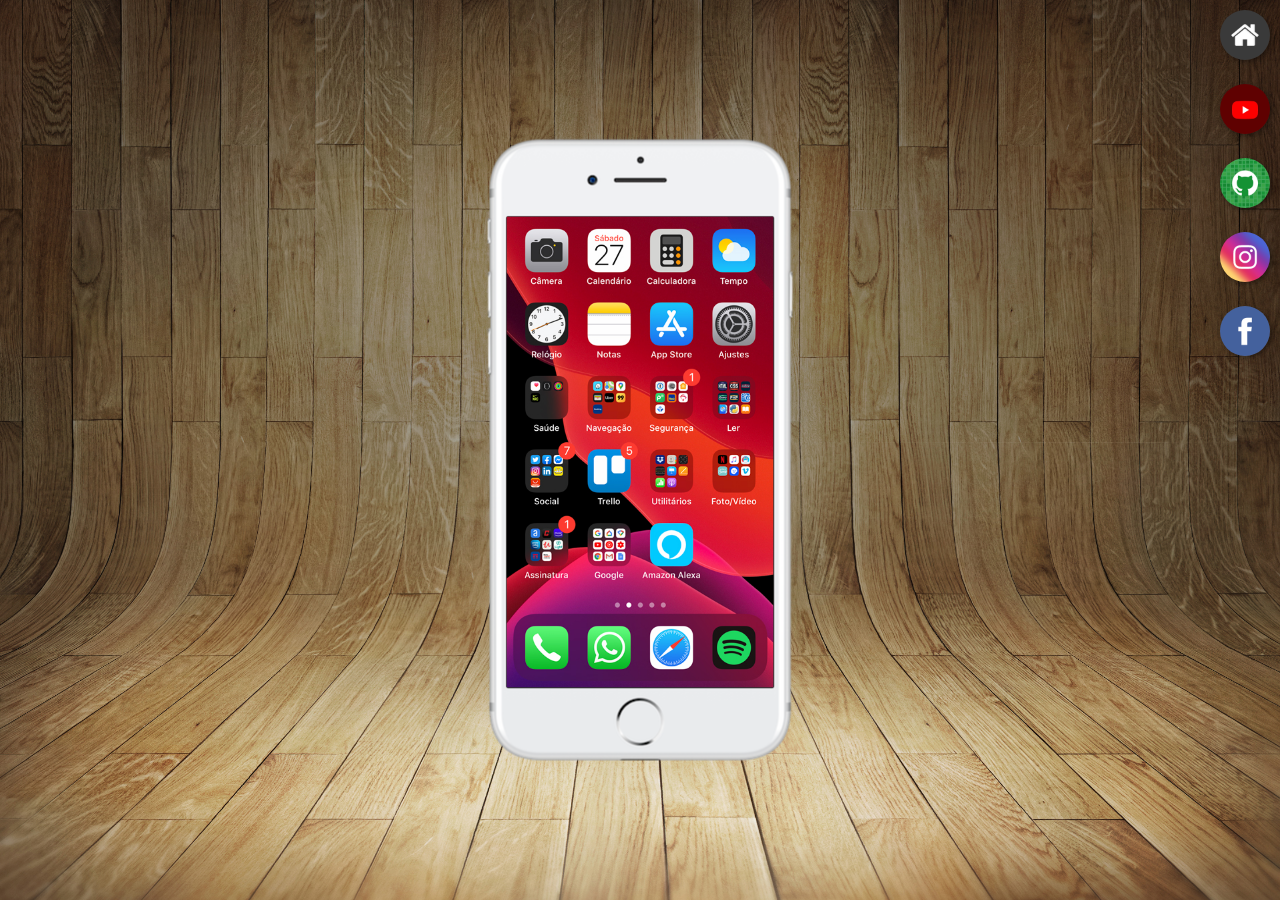
<file: index.html>
<!DOCTYPE html>
<html lang="pt-br">
<head>
    <meta charset="UTF-8">
    <meta http-equiv="X-UA-Compatible" content="IE=edge">
    <meta name="viewport" content="width=device-width, initial-scale=1.0">
    <title>Projeto redes sociais</title>
    <link rel="shortcut icon" href="favicon.ico" type="image/x-icon">
    <link rel="stylesheet" href="estilos/style.css">
<body>
    <main>
        <section id="telefone">
            <iframe src="home.html" name="tela" id="tela" frameborder="0">
                Navegador não é compativel com isso.
            </iframe>
        </section>
        <section id="redes-sociais">
            <a href="home.html" target="tela"><img src="imagens/logo-home.jpg" alt="home"></a><br>
            <a href="youtube.html" target="tela"><img src="imagens/logo-youtube.jpg" alt="logo-Youtube"></a><br>
            <a href="github.html" target="tela"><img src="imagens/logo-github.jpg" alt="GitHub"></a><br>
            <a href="instagram.html" target="tela"><img src="imagens/logo-instagram.jpg" alt="Instagram"></a><br>
            <a href="facebook.html" target="tela"><img src="imagens/logo-facebook.jpg" alt="Facebook"></a>
        </section>
    </main>
</body>
</html>
</file>
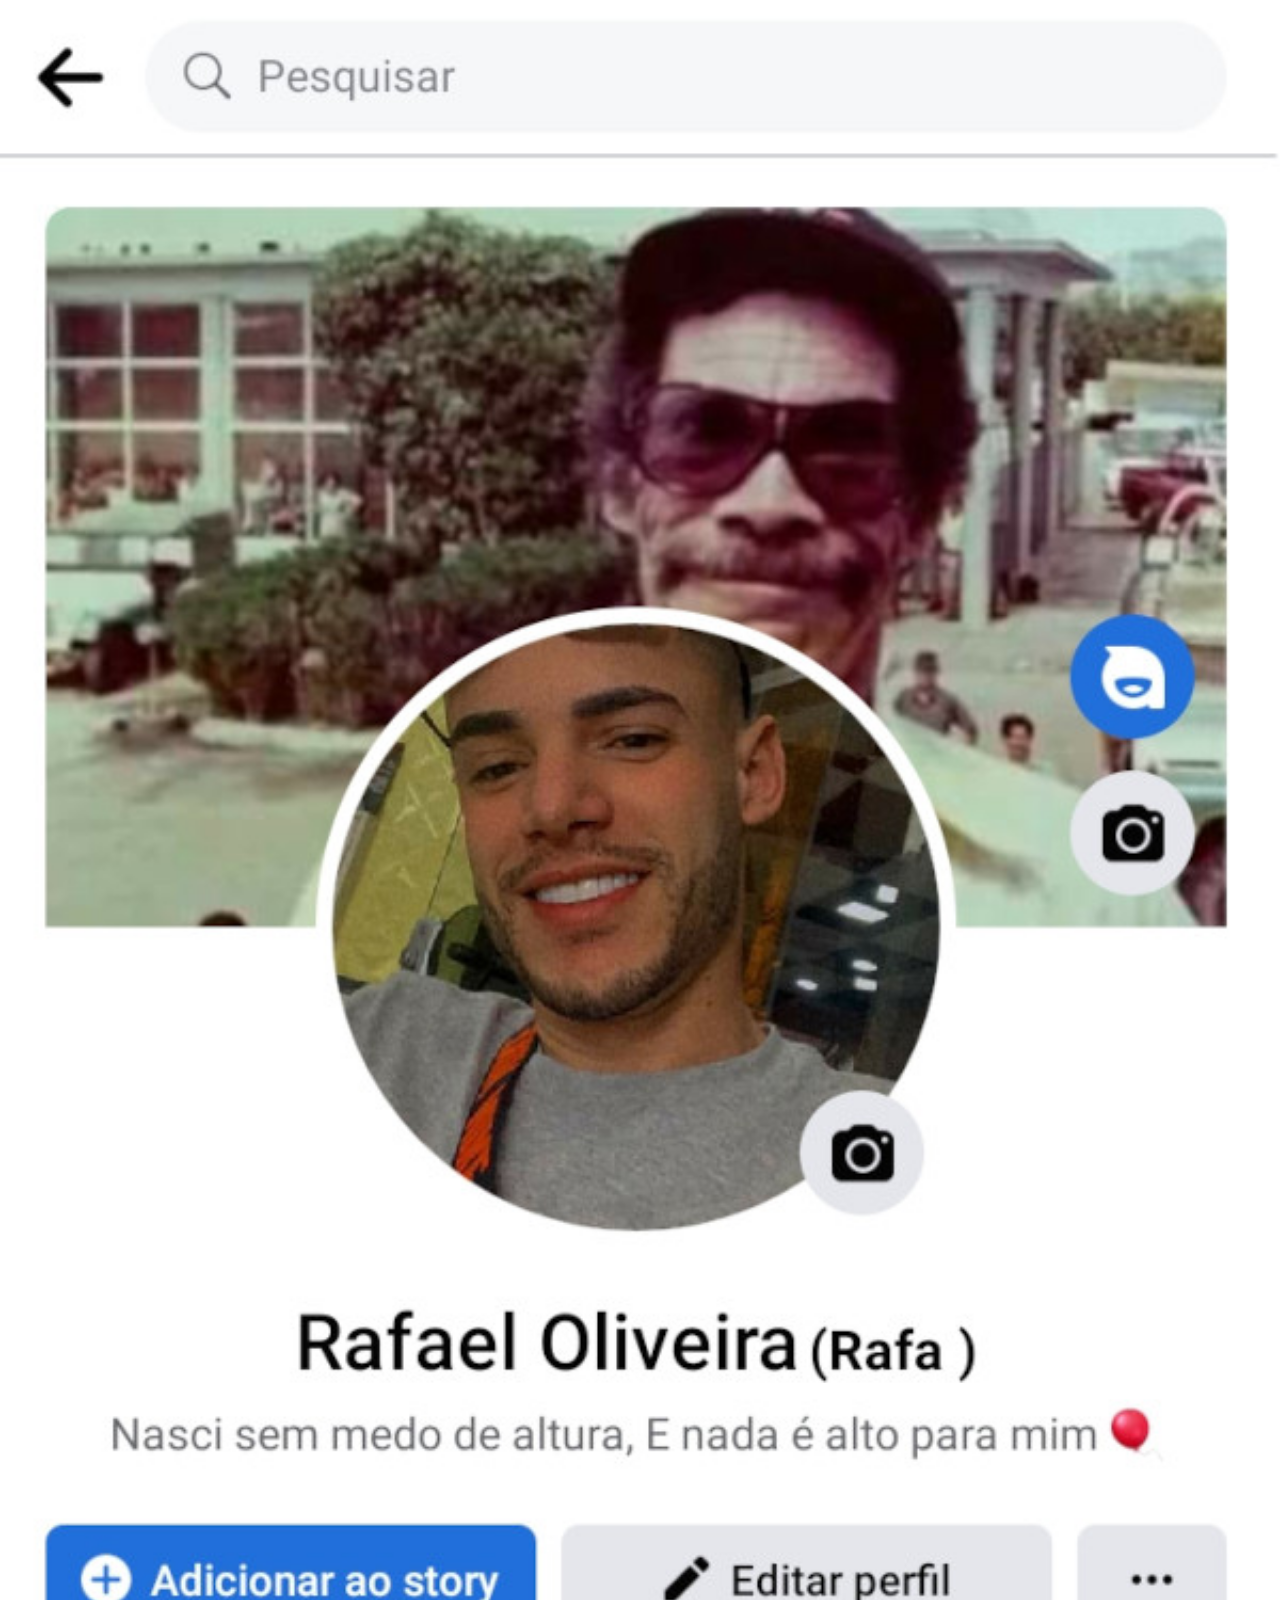
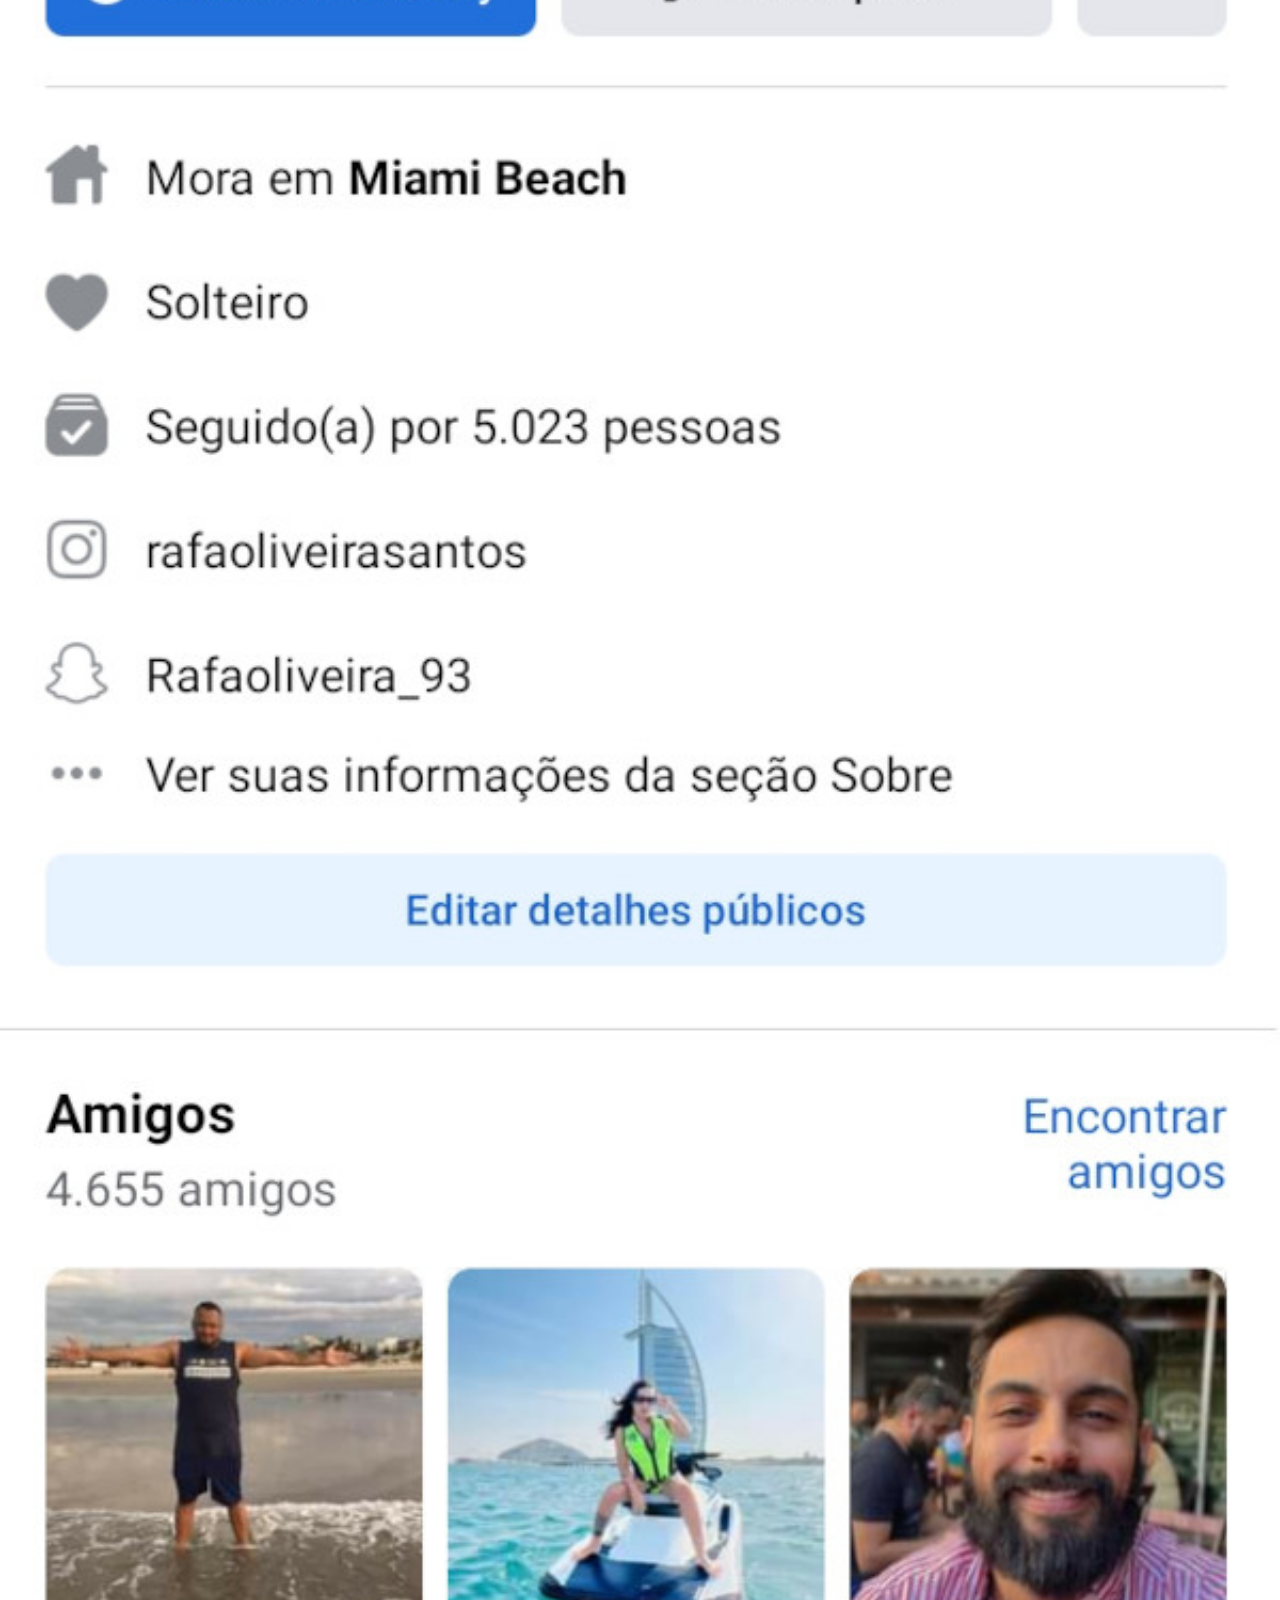
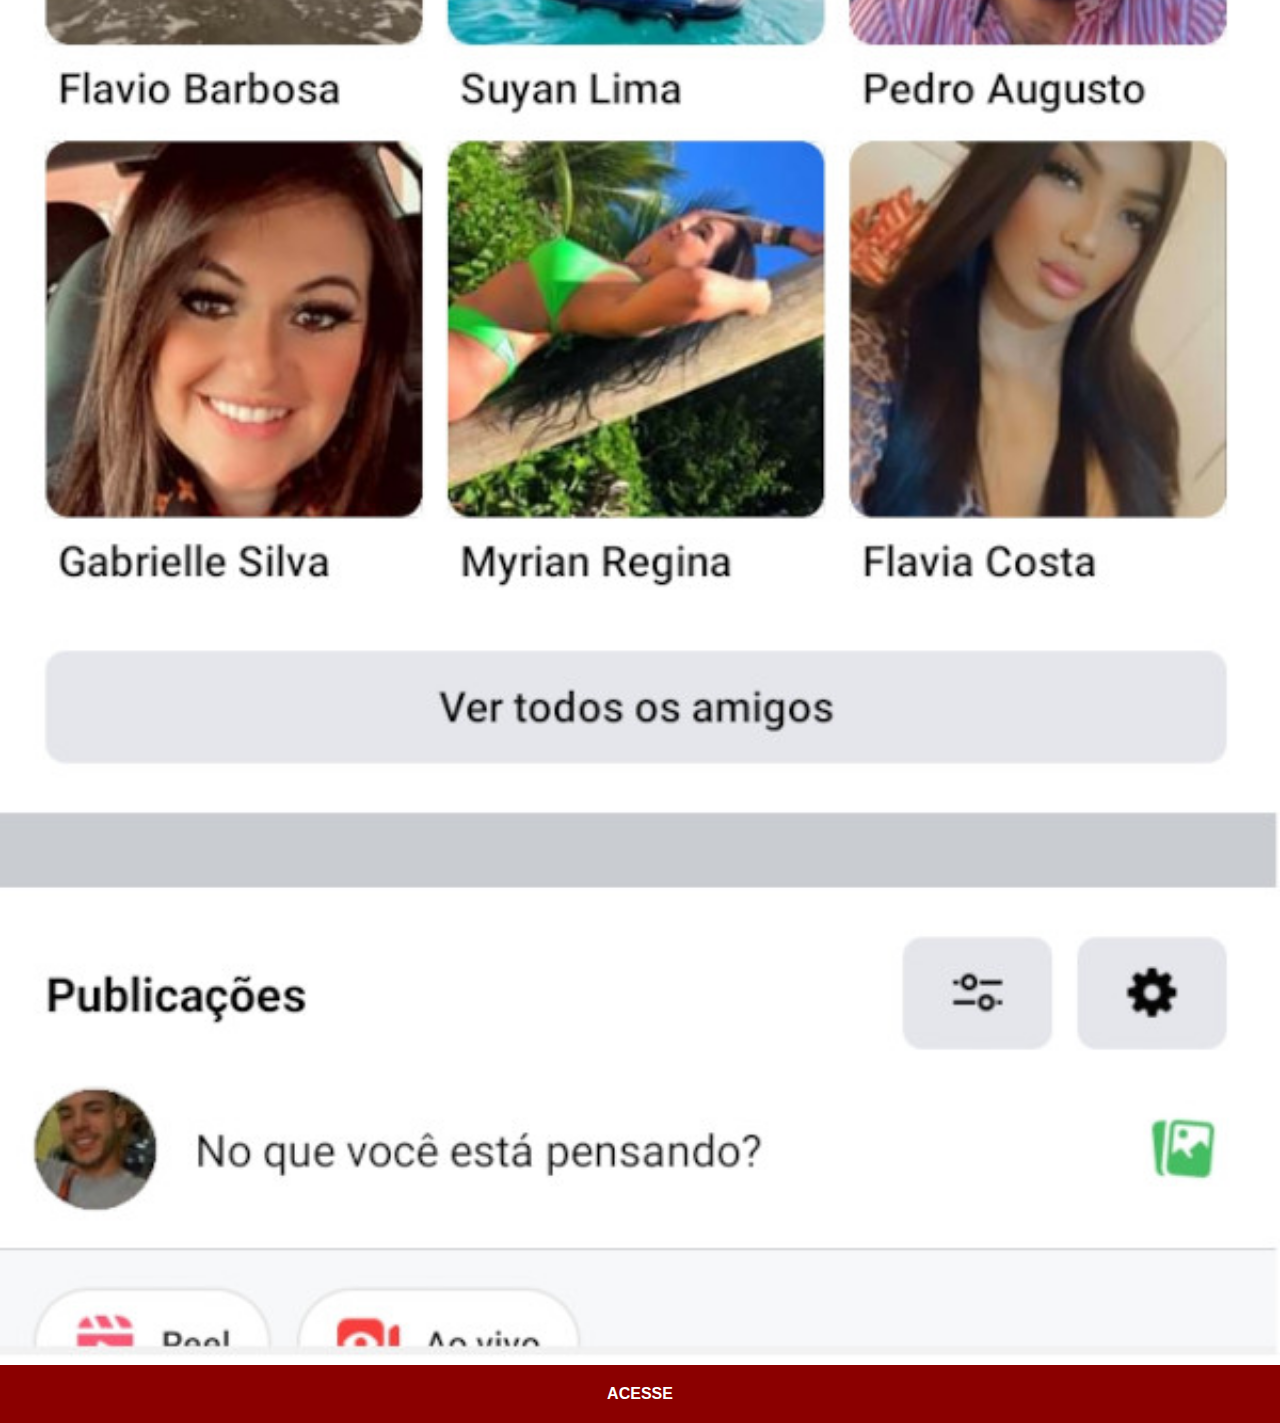
<file: facebook.html>
<!DOCTYPE html>
<html lang="pt-br">
<head>
    <meta charset="UTF-8">
    <meta http-equiv="X-UA-Compatible" content="IE=edge">
    <meta name="viewport" content="width=device-width, initial-scale=1.0">
    <title>Facebook</title>
    <link rel="stylesheet" href="estilos/social.css">
</head>
<body>
    <img src="imagens/tela-facebook.jpg" alt="Facebook">
    <a href="https://web.facebook.com/RAFAOLIVEIRASANTOSS" target="_blank">ACESSE</a>
</body>
</html>
</file>
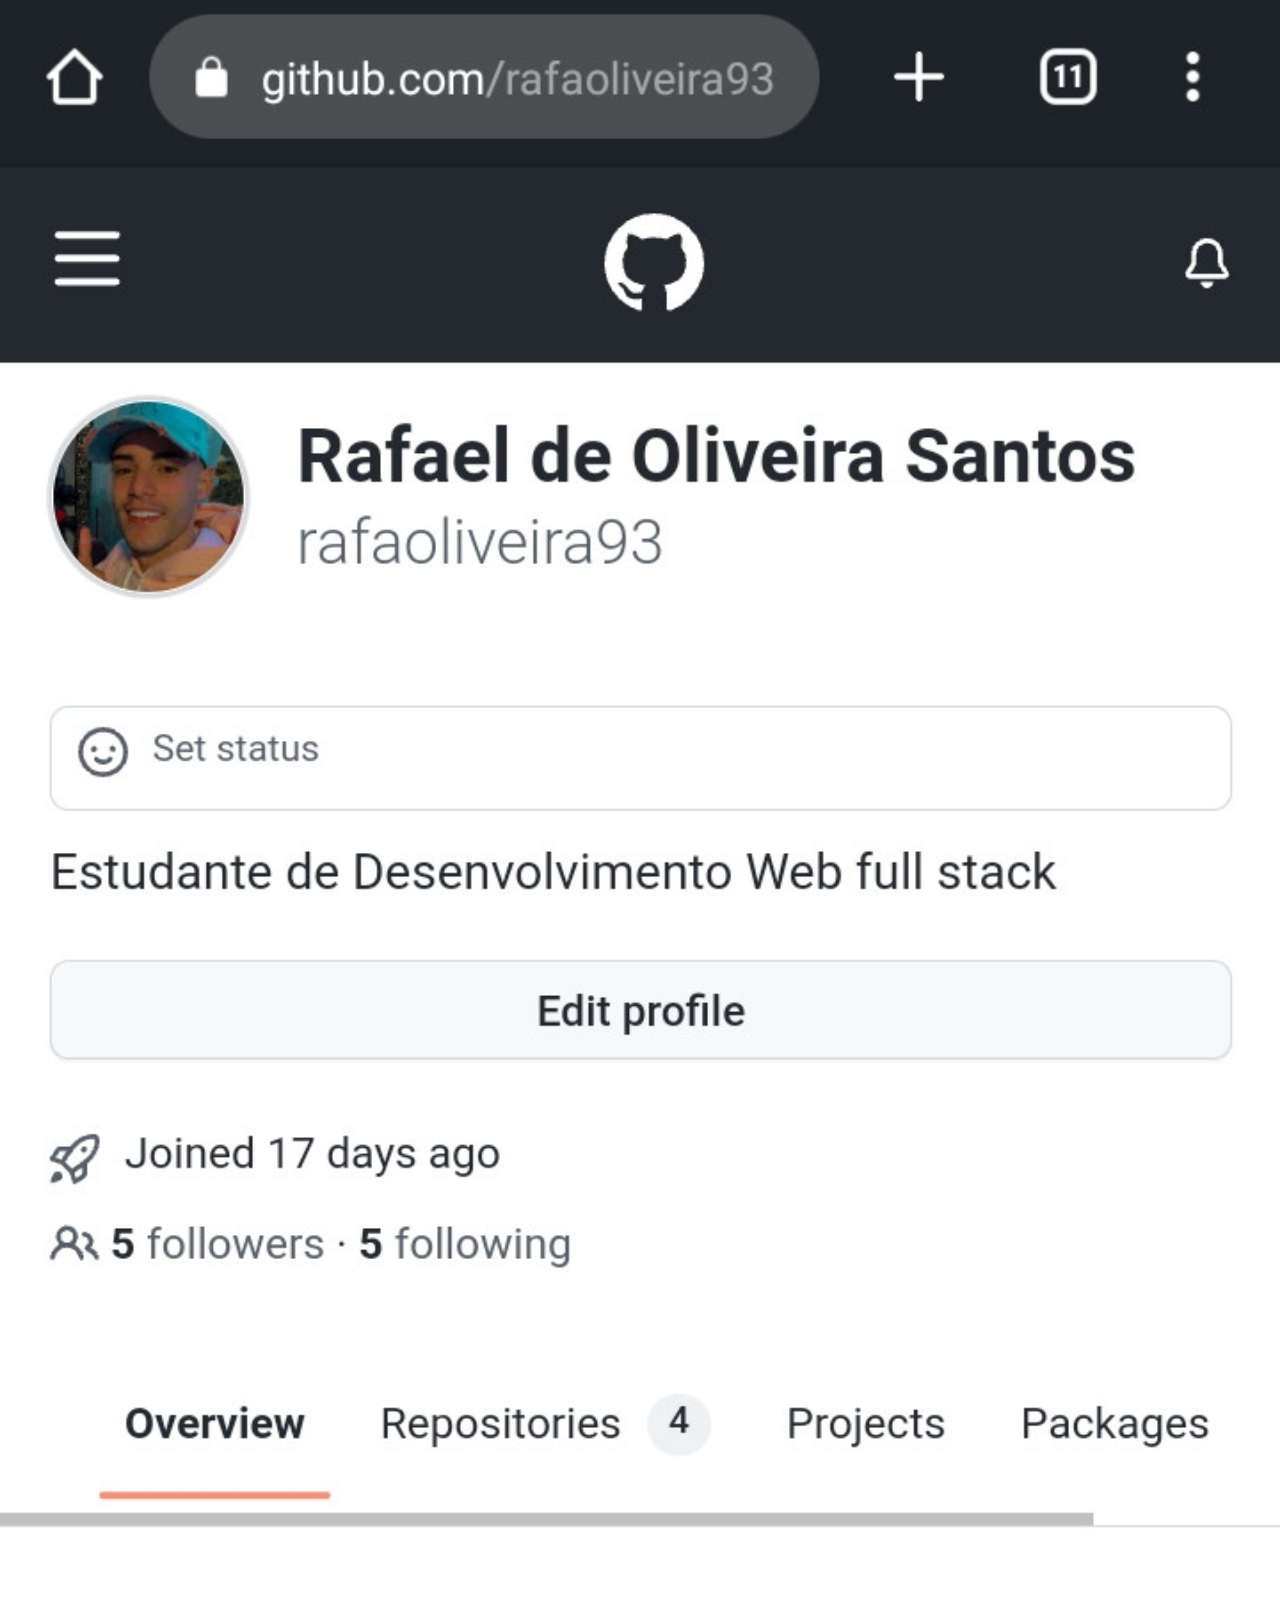
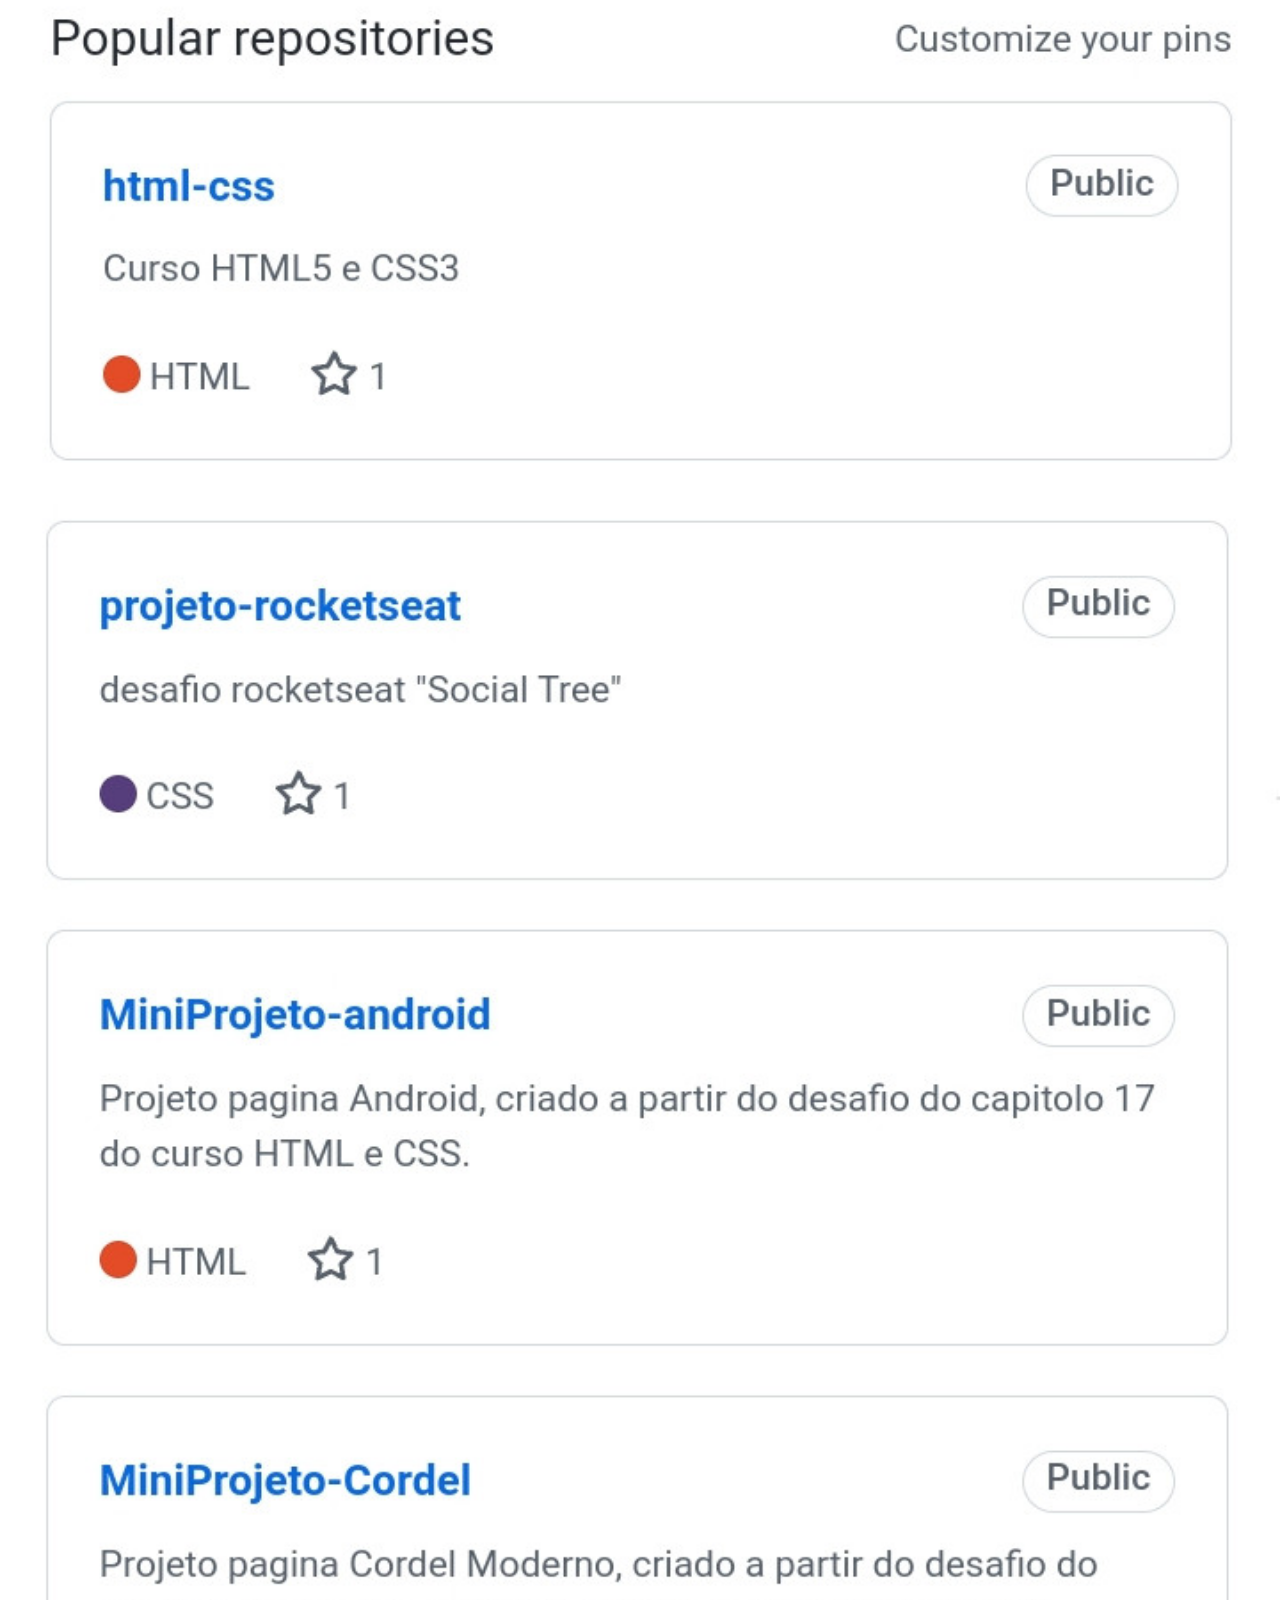
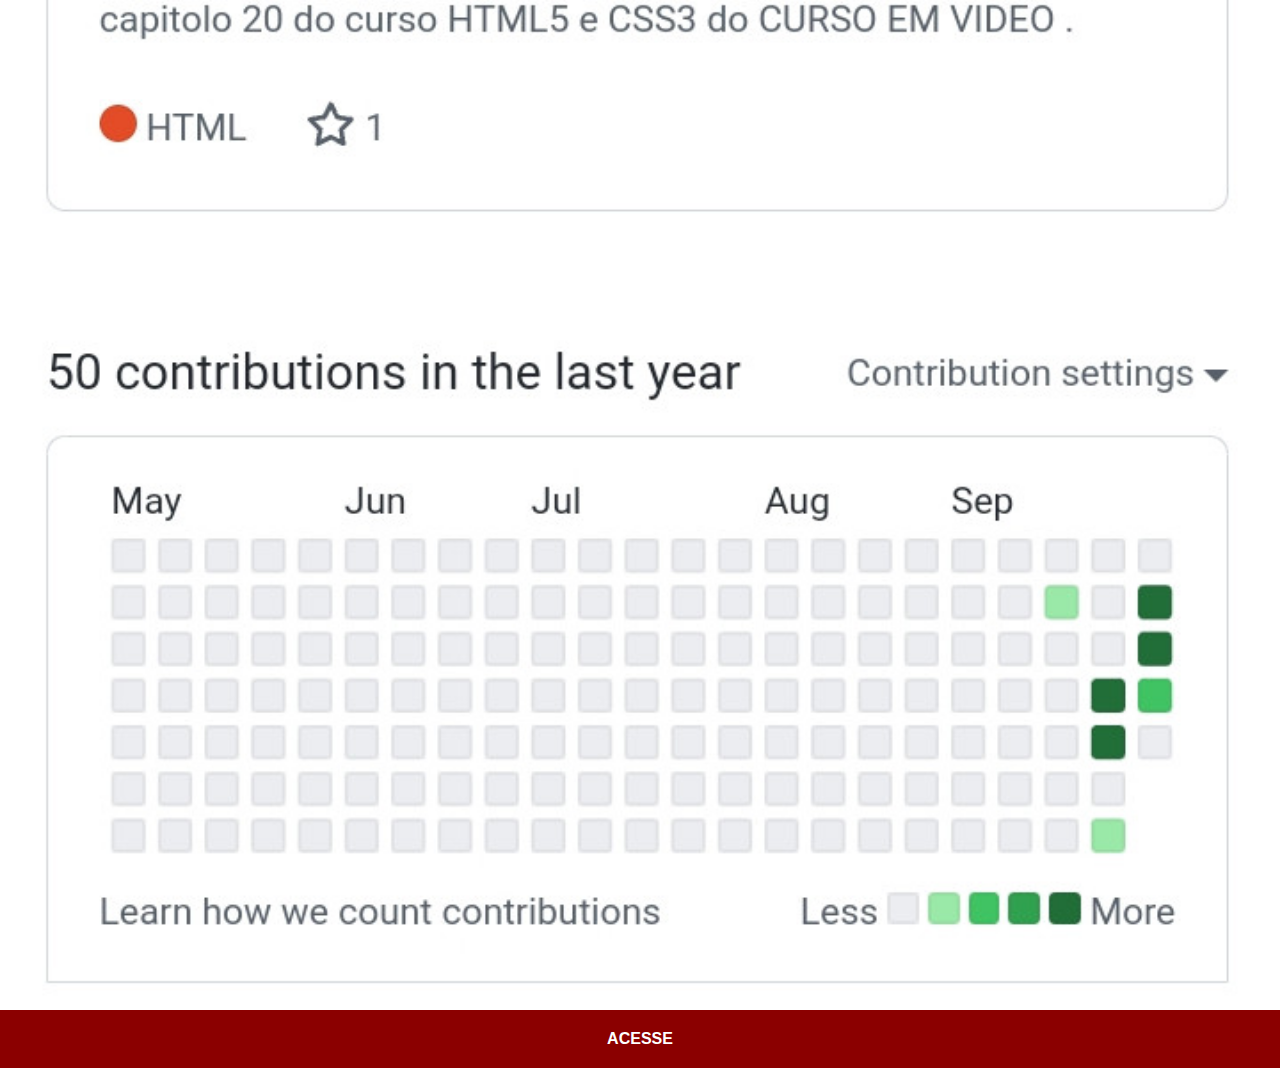
<file: github.html>
<!DOCTYPE html>
<html lang="pt-br">
<head>
    <meta charset="UTF-8">
    <meta http-equiv="X-UA-Compatible" content="IE=edge">
    <meta name="viewport" content="width=device-width, initial-scale=1.0">
    <title>GitHub</title>
    <link rel="stylesheet" href="estilos/social.css">
</head>
<body>
    <img src="imagens/tela-github.jpg" alt="GitHub">
    <a href="https://github.com/rafaoliveira93" target="_blank">ACESSE</a>
</body>
</html>
</file>
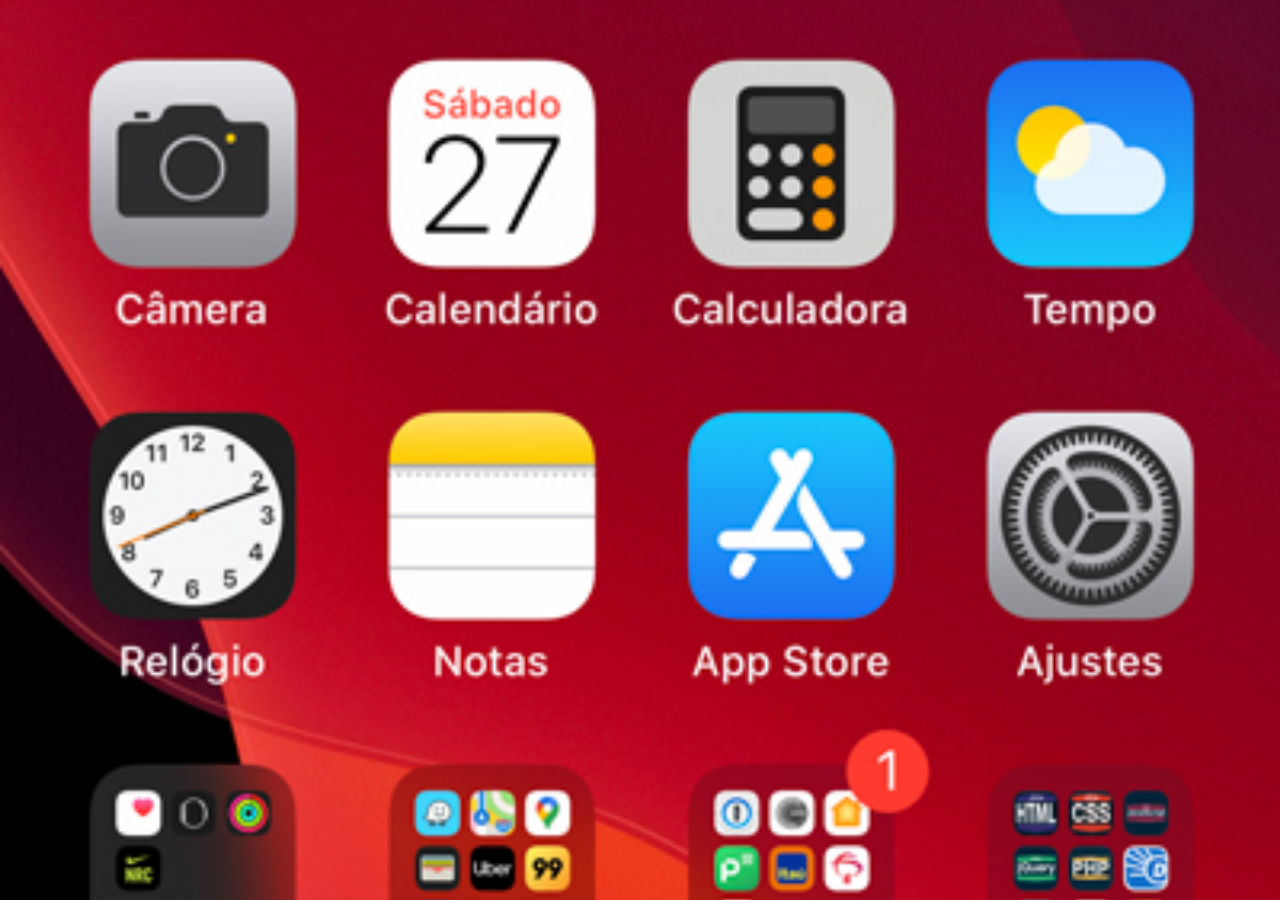
<file: home.html>
<!DOCTYPE html>
<html lang="pt-br">
<head>
    <meta charset="UTF-8">
    <meta http-equiv="X-UA-Compatible" content="IE=edge">
    <meta name="viewport" content="width=device-width, initial-scale=1.0">
    <title>Home</title>
</head>
<style>
    * {
        margin: 0px;
        padding: 0px;
    }

    body {
        width: 100vw;
        height: 100vh;
        background: black url('imagens/tela-home.jpg') no-repeat top center;
        background-size: cover;
    }
</style>
<body>
    
</body>
</html>
</file>
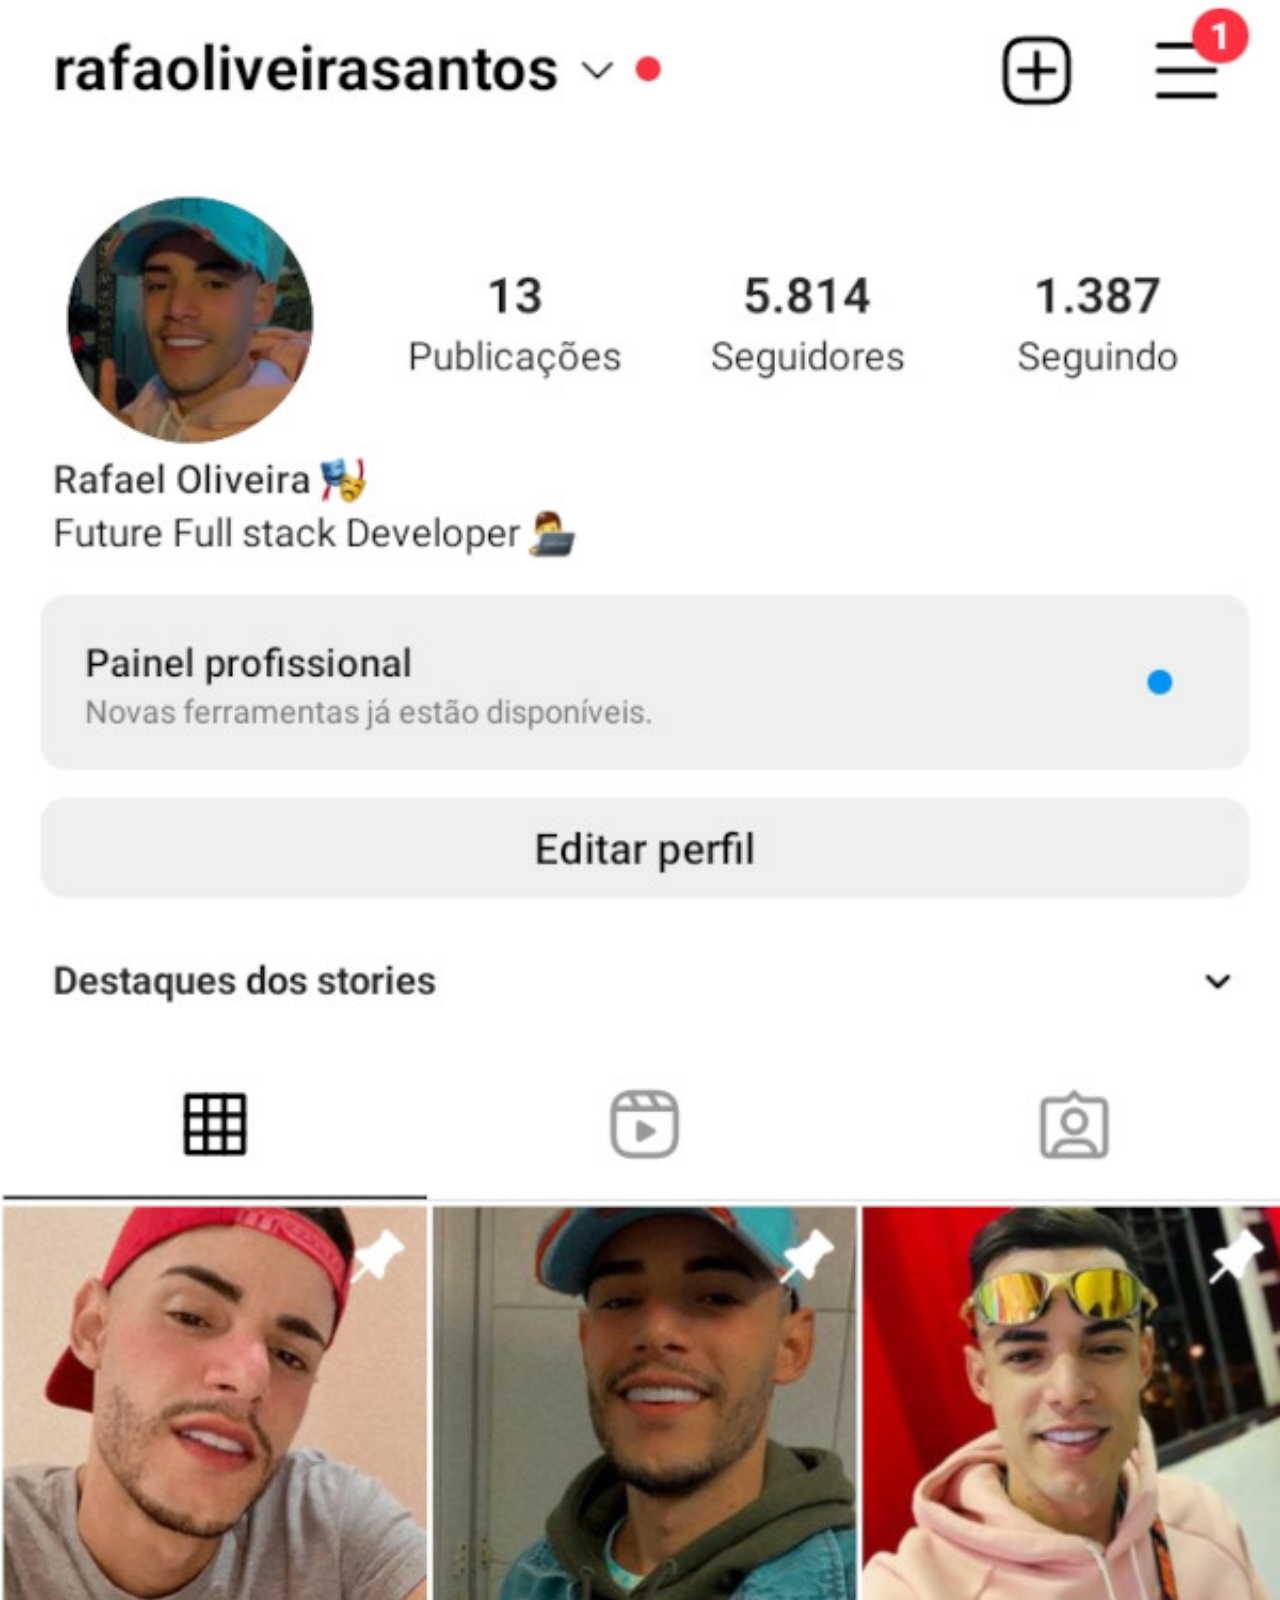
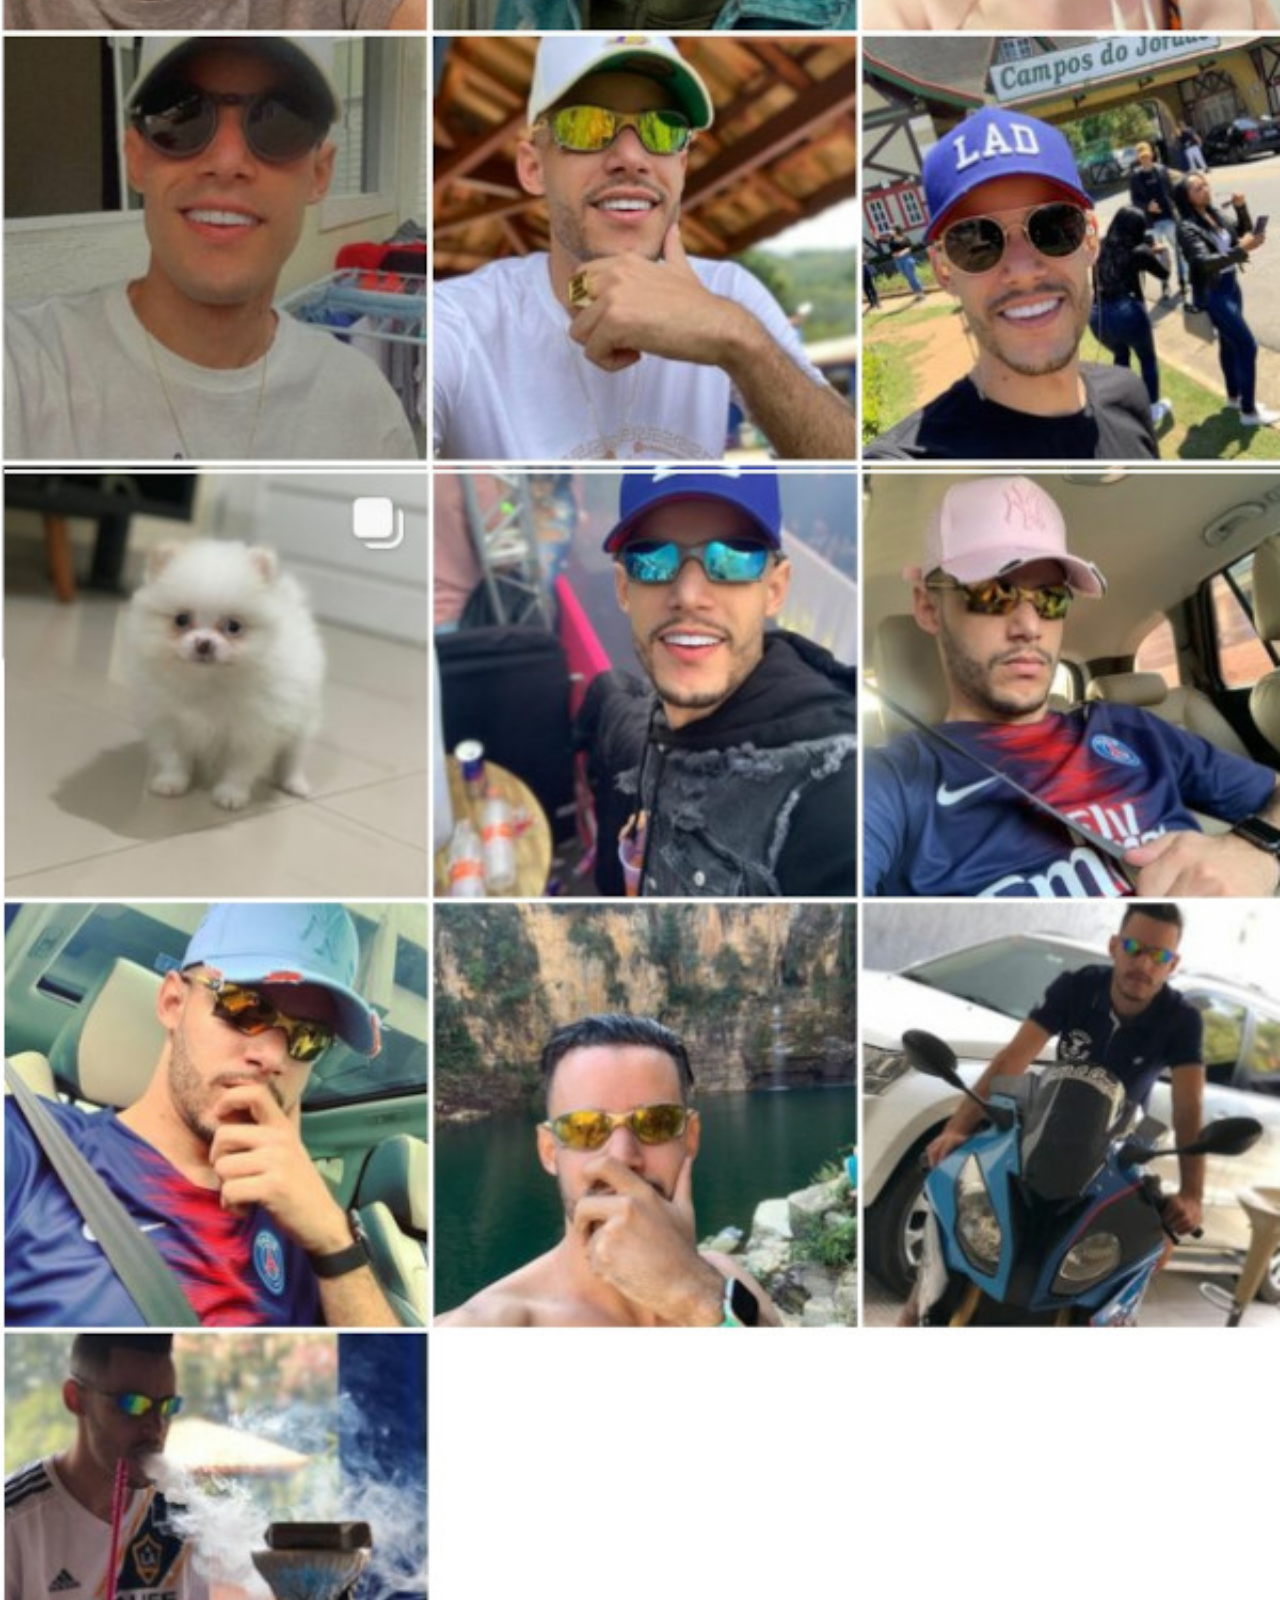
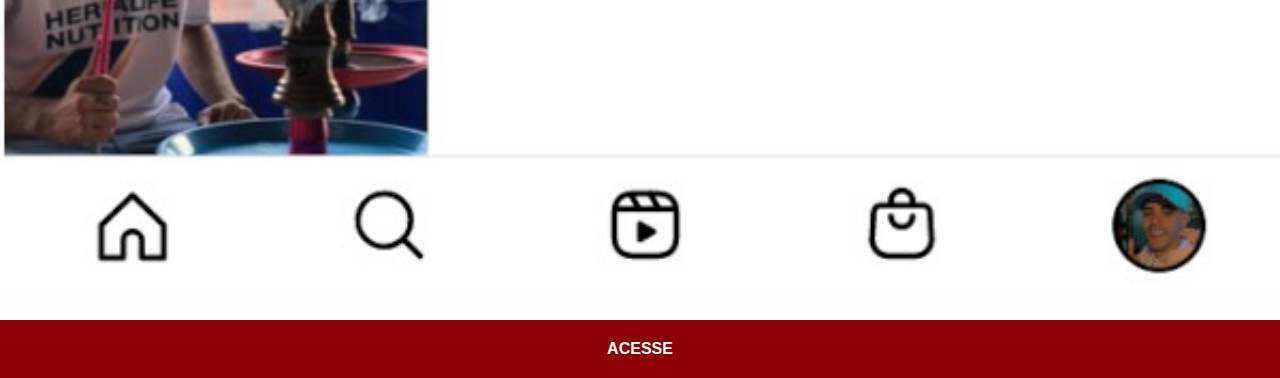
<file: instagram.html>
<!DOCTYPE html>
<html lang="pt-br">
<head>
    <meta charset="UTF-8">
    <meta http-equiv="X-UA-Compatible" content="IE=edge">
    <meta name="viewport" content="width=device-width, initial-scale=1.0">
    <title>Instagram</title>
    <link rel="stylesheet" href="estilos/social.css">
</head>
<body>
    <img src="imagens/tela-instagram.jpg" alt="Instagram">
    <a href="https://www.instagram.com/rafaoliveirasantos/" target="_blank">ACESSE</a>
</body>
</html>
</file>
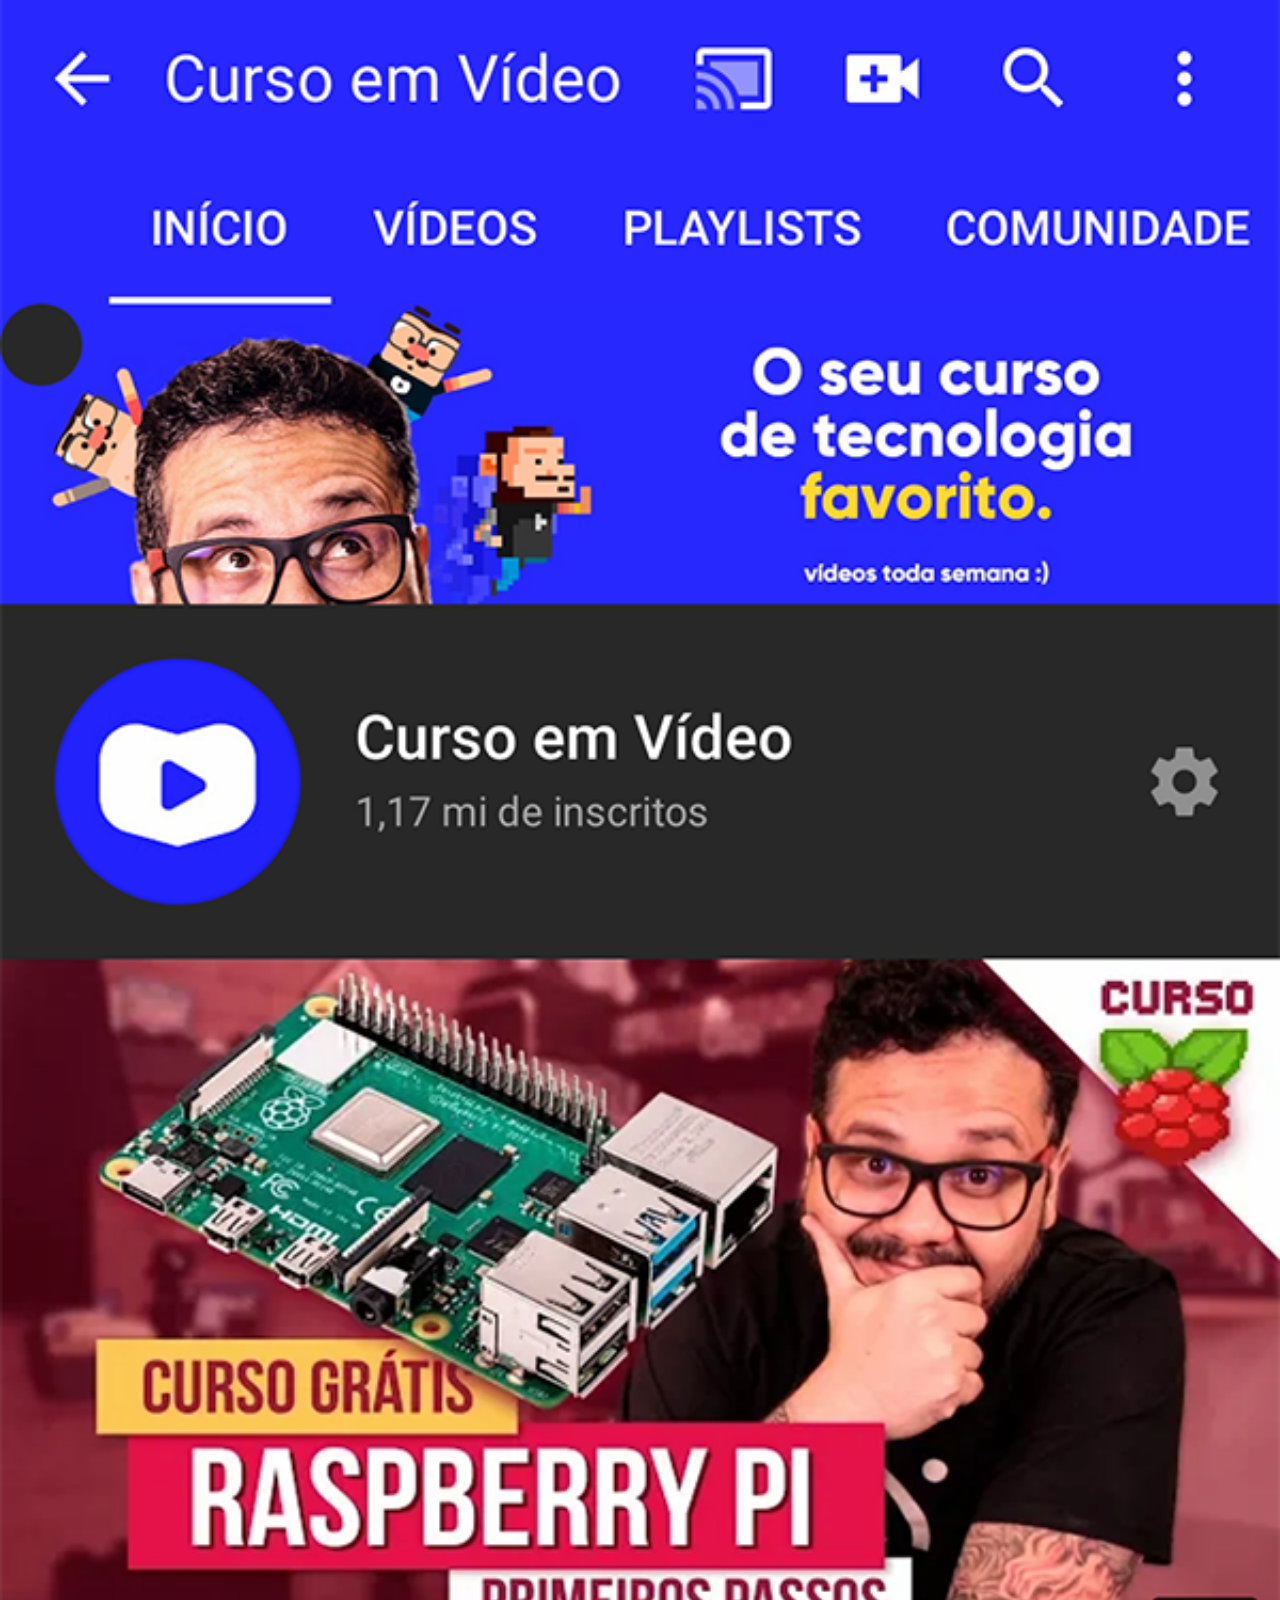
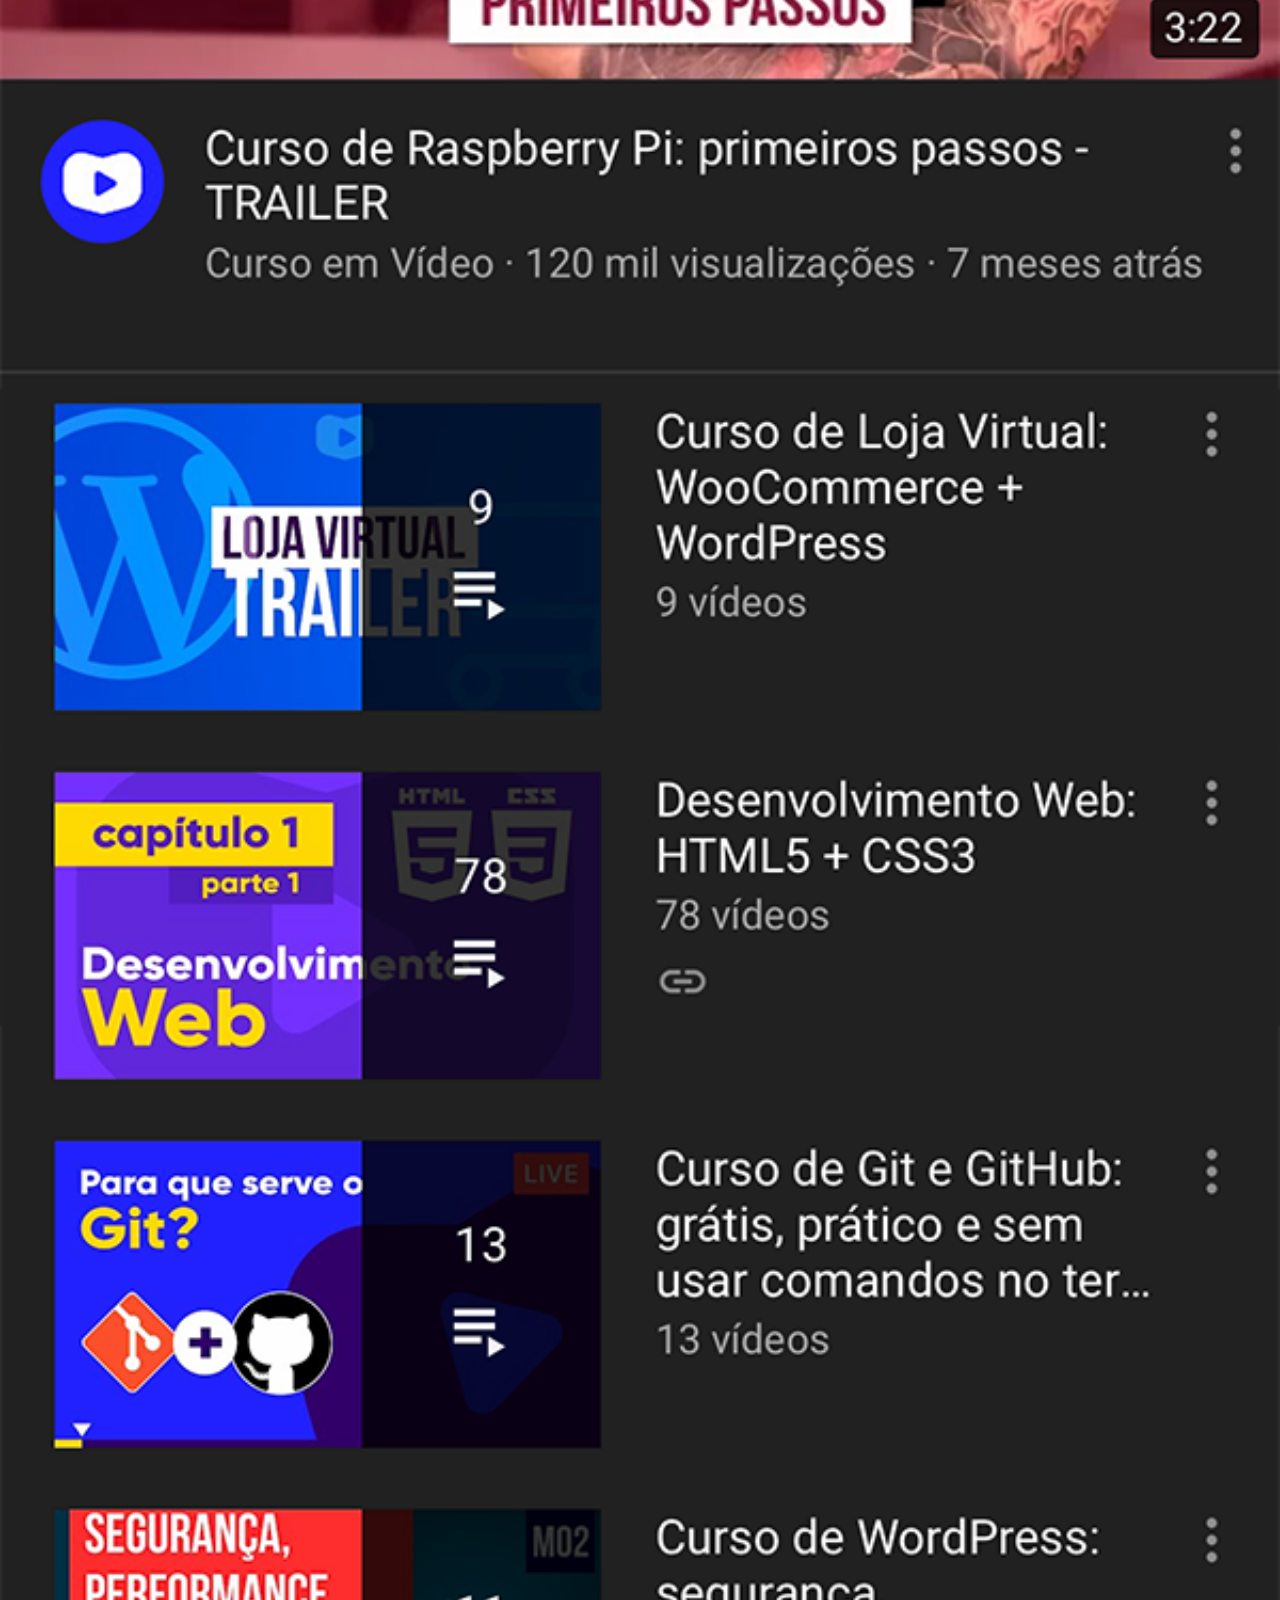
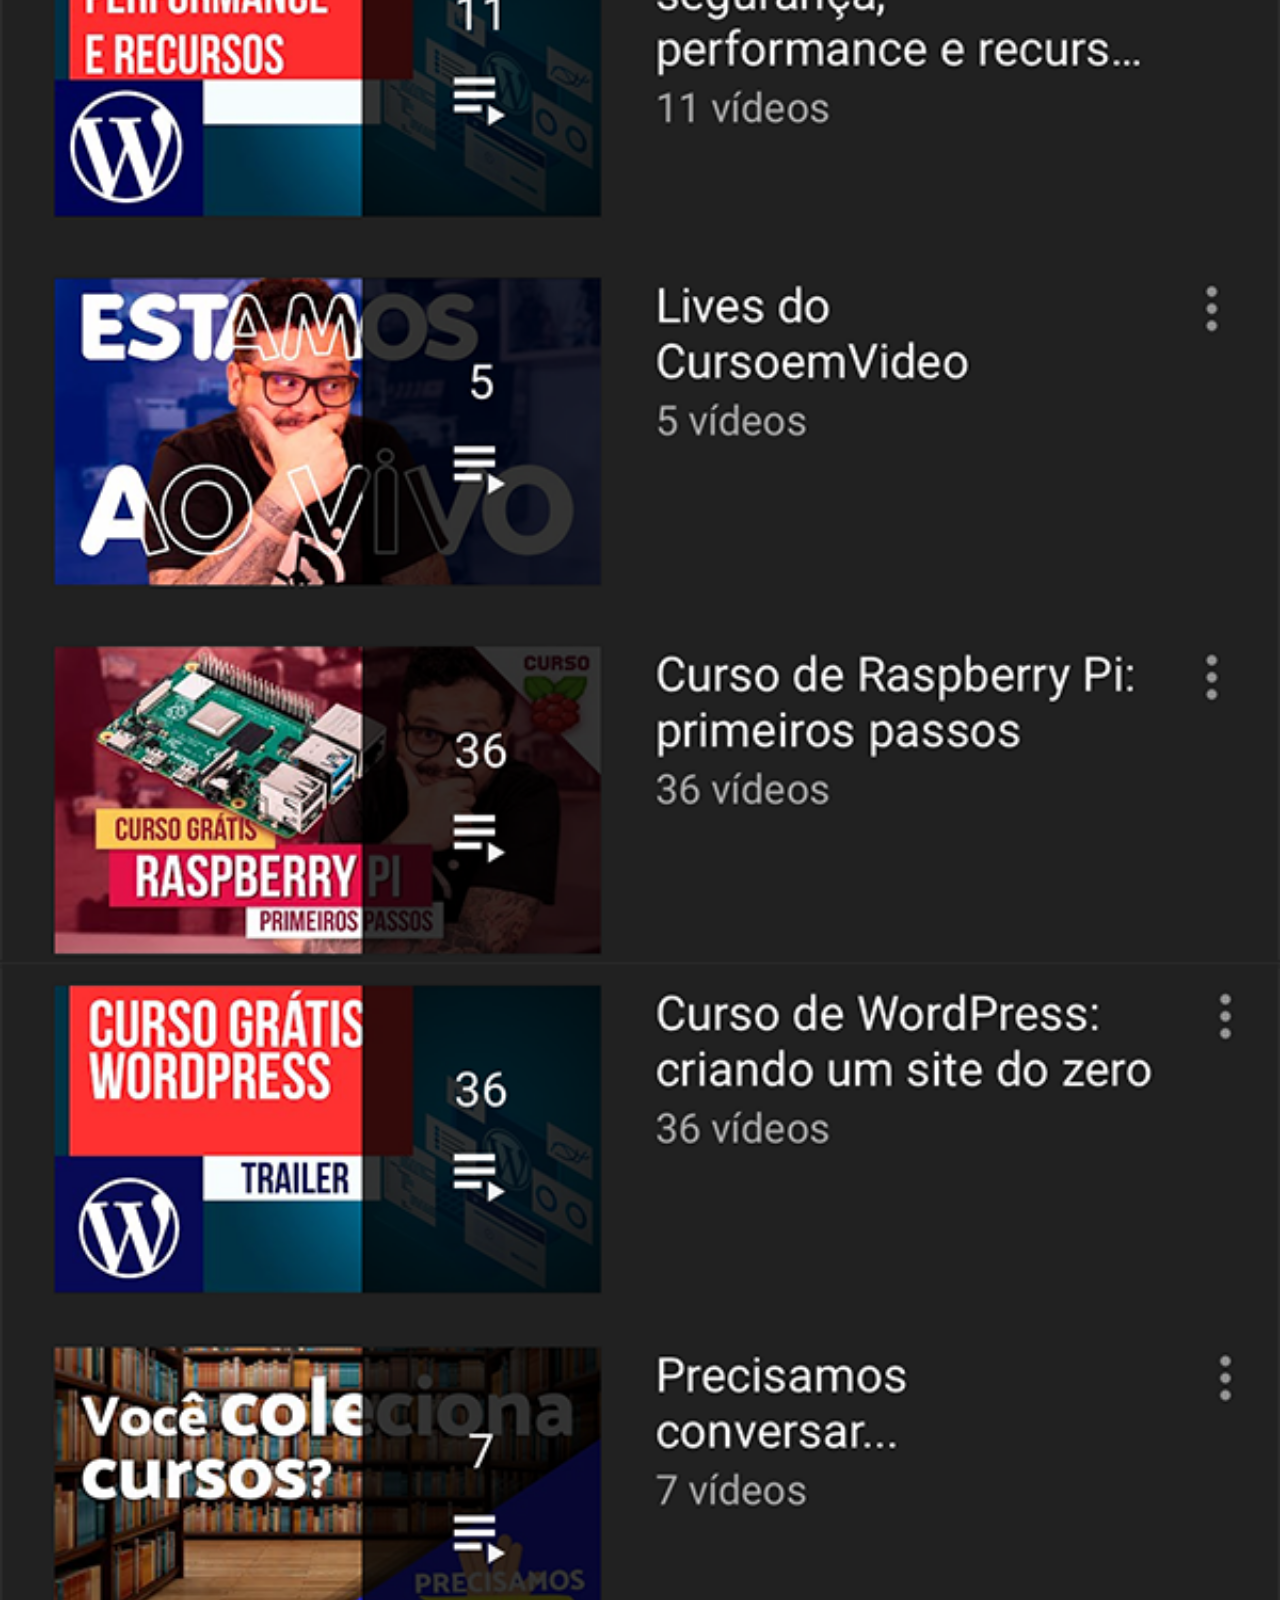
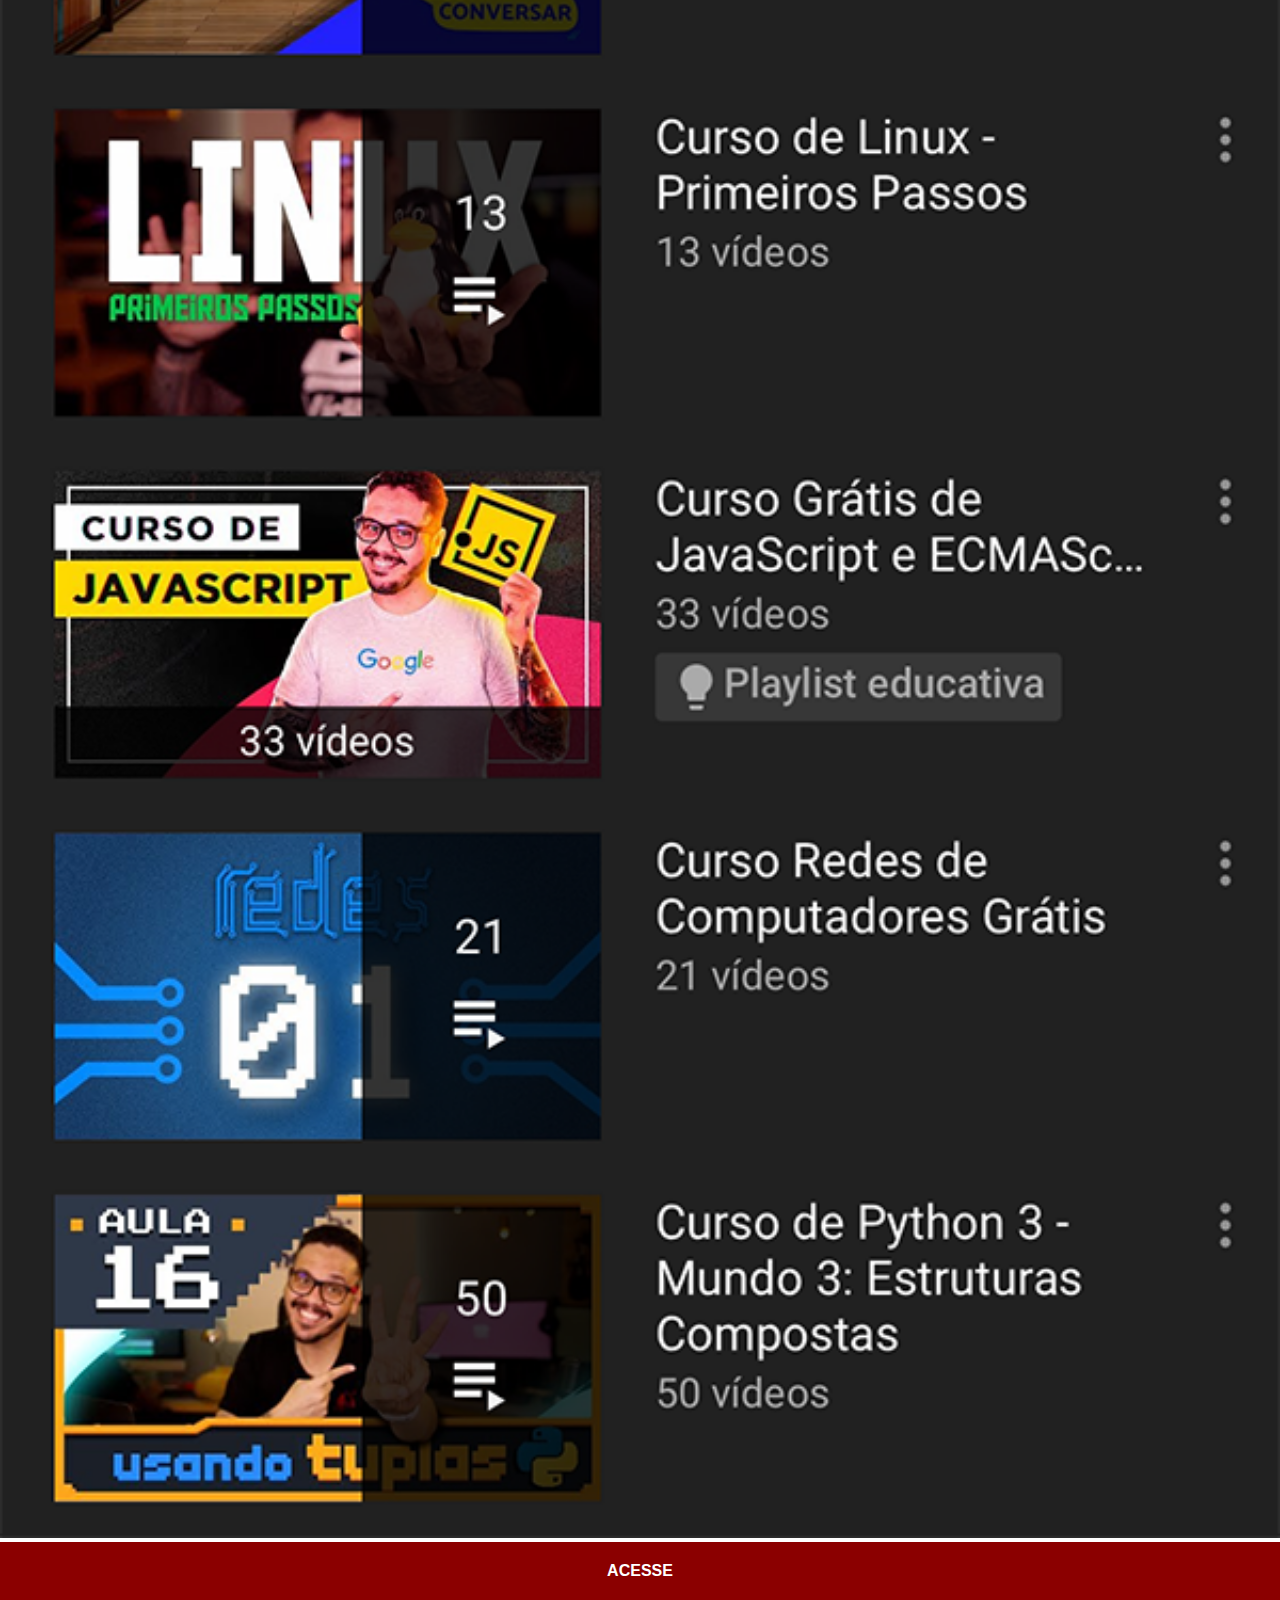
<file: youtube.html>
<!DOCTYPE html>
<html lang="pt-br">
<head>
    <meta charset="UTF-8">
    <meta http-equiv="X-UA-Compatible" content="IE=edge">
    <meta name="viewport" content="width=device-width, initial-scale=1.0">
    <title>YouTube</title>
    <link rel="stylesheet" href="estilos/social.css">
</head>
<body>
    <img src="imagens/tela-youtube.png" alt="YouTube">
    <a href="https://www.youtube.com/c/CursoemV%C3%ADdeo" target="_blank">ACESSE</a>
</body>
</html>
</file>
<file: estilos/style.css>
@charset "UTF-8";

* {
    margin: 0px;
    padding: 0px;
    font-family: Arial, Helvetica, sans-serif;
}

html, body {
    height: 100vh;
    width: 100vw;
    background-color: black;
}

body {
    background: url('../imagens/fundo-madeira.jpg') no-repeat top center;
    background-size: cover;
    background-attachment: fixed;
}

main {
    position: relative;
    height: 100vh;
}

section#telefone {
    position: absolute;
    top: 50%;
    left: 50%;
    transform: translate(-50%, -50%);
    height: 627px;
    width: 311px;
    background: url('../imagens/frame-iphone.png') no-repeat;
}

iframe#tela {
    position: relative;
    top: 80px;
    left: 22px;
    width: 267px;
    height: 471px;
}

section#redes-sociais {
    text-align: right;
}

section#redes-sociais img {
    width: 50px;
    margin: 10px;
    border-radius: 50%;
    box-shadow: 2px 2px 5px rgba(0, 0, 0, 0.400);
}

section#redes-sociais img:hover {
    border: 2px solid rgba(255, 255, 255, 0.637);
    transform: translate(-3px, -3px);
    box-shadow: 5px 5px 10px rgba(0, 0, 0, 0.623);
    transition: transform .3s, border 1s;
}
</file>
<file: estilos/social.css>
@charset "UTF-8";

* {
    margin: 0px;
    padding: 0px;
    font-family: Arial, Helvetica, sans-serif;
}

::-webkit-scrollbar {
    width: 0px;
    height: 0px;
}

img {
    width: 100vw;
}

a {
    display: block;
    background-color: darkred;
    color: white;
    padding: 20px;
    text-align: center;
    font-weight: bolder;
    text-decoration: none; 
}

a:hover {
    background-color: red;
}
</file>
